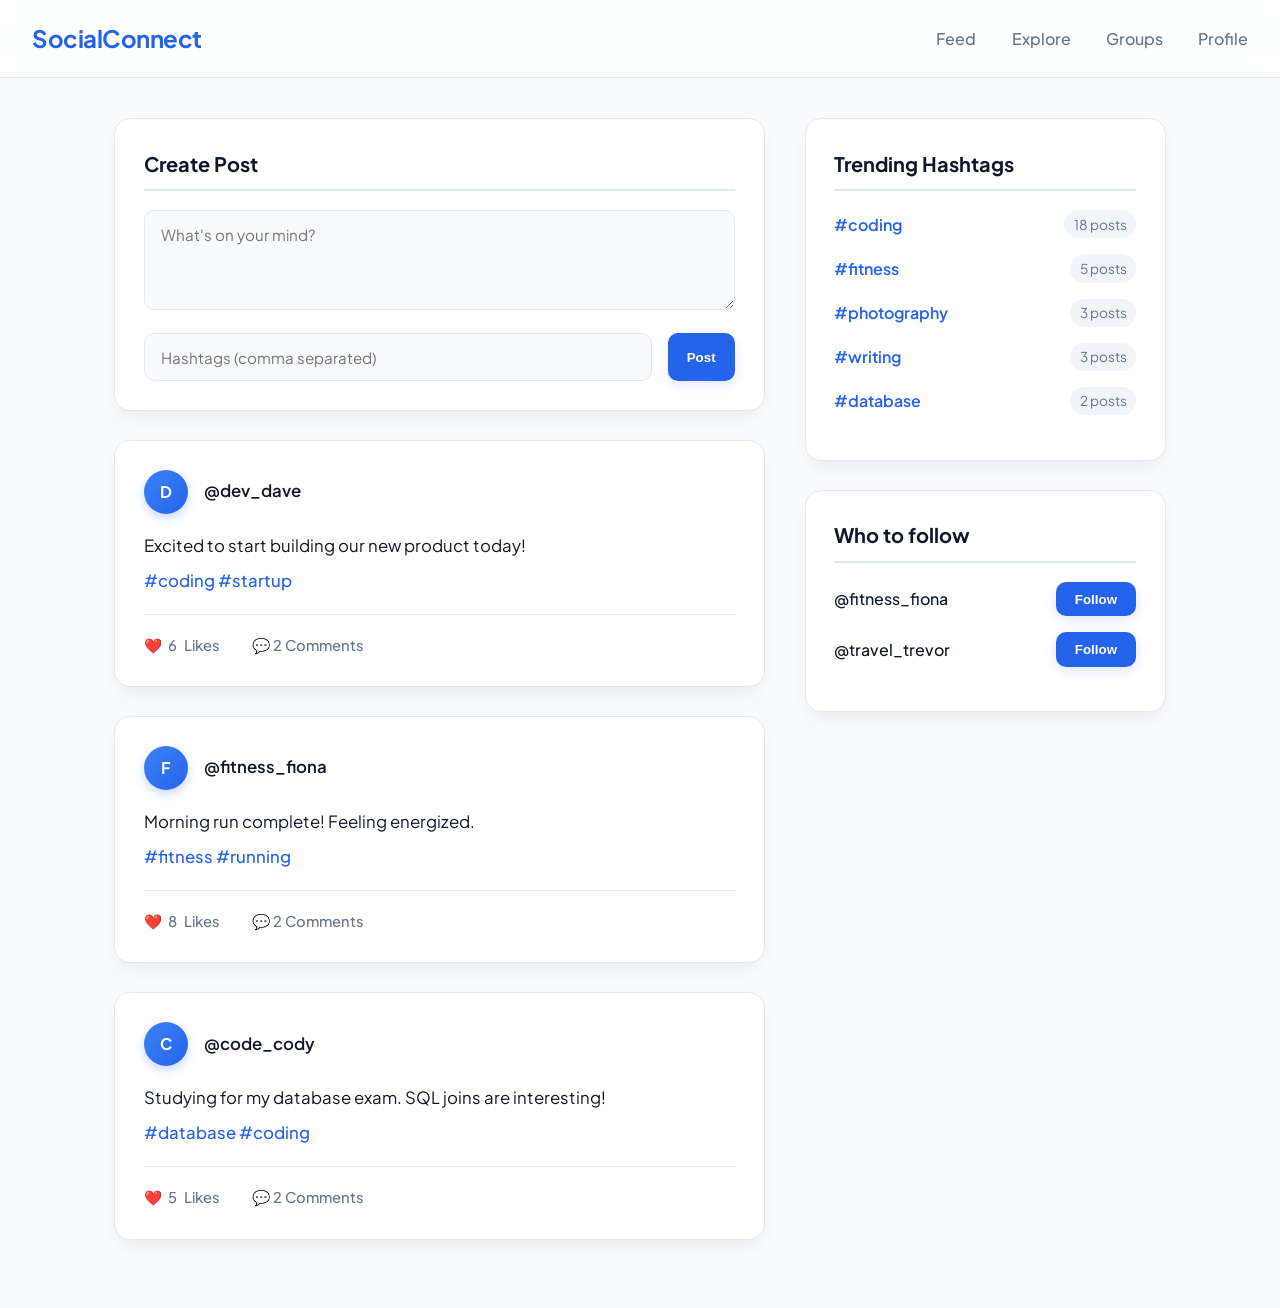
<file: index.html>
<!DOCTYPE html>
<html lang="en">
<head>
    <meta charset="UTF-8">
    <meta name="viewport" content="width=device-width, initial-scale=1.0">
    <title>SocialConnect | Feed</title>
    <link rel="stylesheet" href="index.css">
</head>
<body>
    <nav class="navbar" id="navbar"></nav>

    <div class="container">
        <main id="feed">
        </main>

        <aside>
            <div class="card" id="trending">
                <!-- Trending hashtags will be rendered here -->
            </div>
            
            <div class="card">
                <h2 class="sidebar-title">Who to follow</h2>
                <ul class="tag-list">
                    <li class="tag-item">
                        <span class="tag-name">@fitness_fiona</span>
                        <button class="btn">Follow</button>
                    </li>
                    <li class="tag-item">
                        <span class="tag-name">@travel_trevor</span>
                        <button class="btn">Follow</button>
                    </li>
                </ul>
            </div>
        </aside>
    </div>

    <script src="main.js"></script>
</body>
</html>
</file>
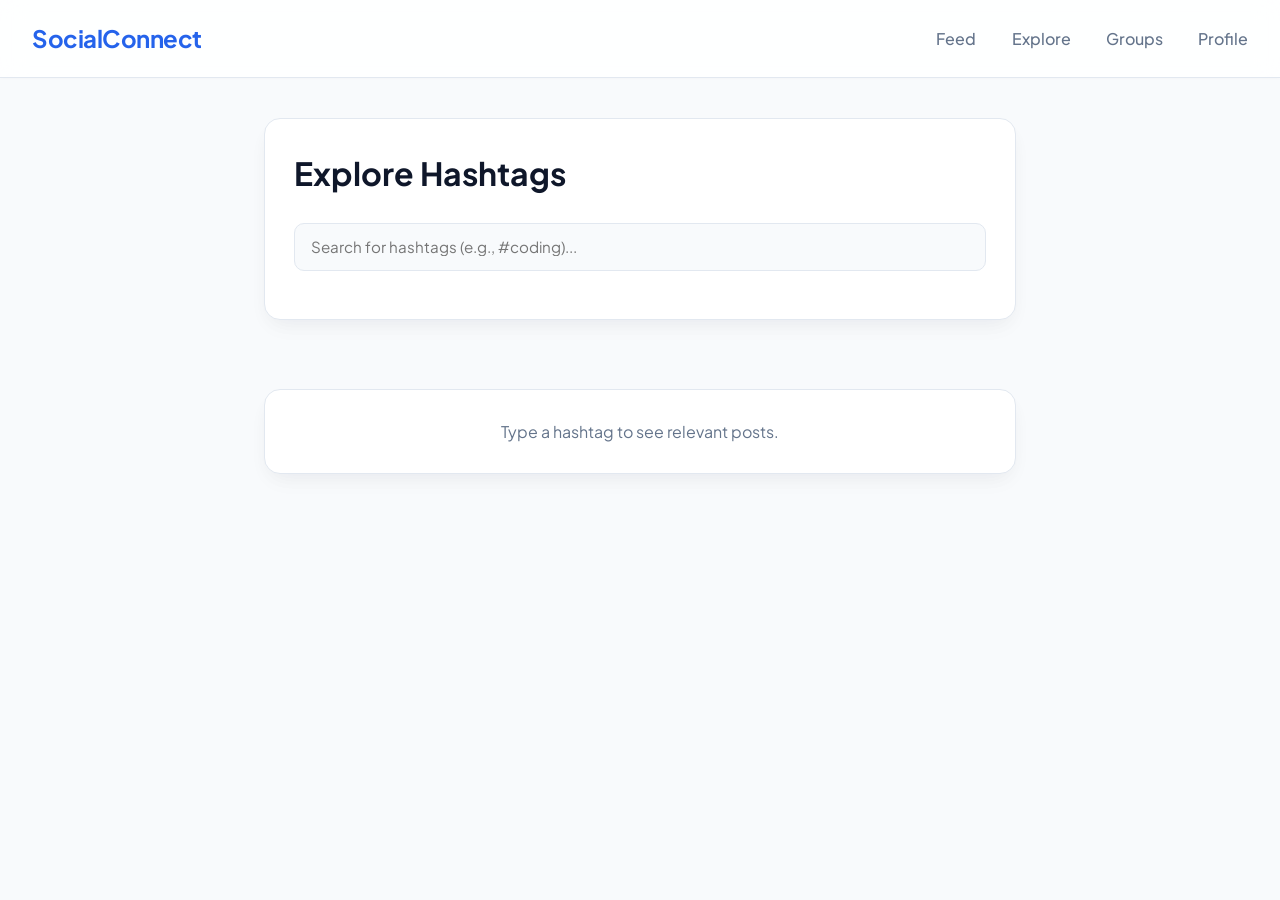
<file: explore.html>
<!DOCTYPE html>
<html lang="en">

<head>
    <meta charset="UTF-8">
    <meta name="viewport" content="width=device-width, initial-scale=1.0">
    <title>SocialConnect | Explore</title>
    <link rel="stylesheet" href="index.css">
</head>

<body>
    <nav class="navbar" id="navbar"></nav>

    <div class="container" style="grid-template-columns: 1fr; max-width: 800px;">
        <div class="card">
            <h1 style="margin-bottom: 1.5rem;">Explore Hashtags</h1>
            <div class="input-group">
                <input type="text" id="hashtag-search" placeholder="Search for hashtags (e.g., #coding)..."
                    onkeyup="filterHashtags()">
            </div>
        </div>

        <div id="explore-results">
            <!-- Filtered posts will appear here -->
        </div>
    </div>

    <script src="main.js"></script>
    <script>
        function filterHashtags() {
            const query = document.getElementById('hashtag-search').value.toLowerCase();
            const resultsEl = document.getElementById('explore-results');

            if (!query) {
                resultsEl.innerHTML = '<div class="card" style="text-align: center; color: var(--text-secondary);">Type a hashtag to see relevant posts.</div>';
                return;
            }

            const filtered = posts.filter(p =>
                p.hashtags.some(h => h.toLowerCase().includes(query))
            );

            if (filtered.length === 0) {
                resultsEl.innerHTML = '<div class="card" style="text-align: center; color: var(--text-secondary);">No posts found with that hashtag.</div>';
            } else {
                resultsEl.innerHTML = filtered.map(renderPost).join('');
            }
        }
        window.onload = () => {
            renderNavbar();
            filterHashtags();
        };
    </script>
</body>

</html>
</file>
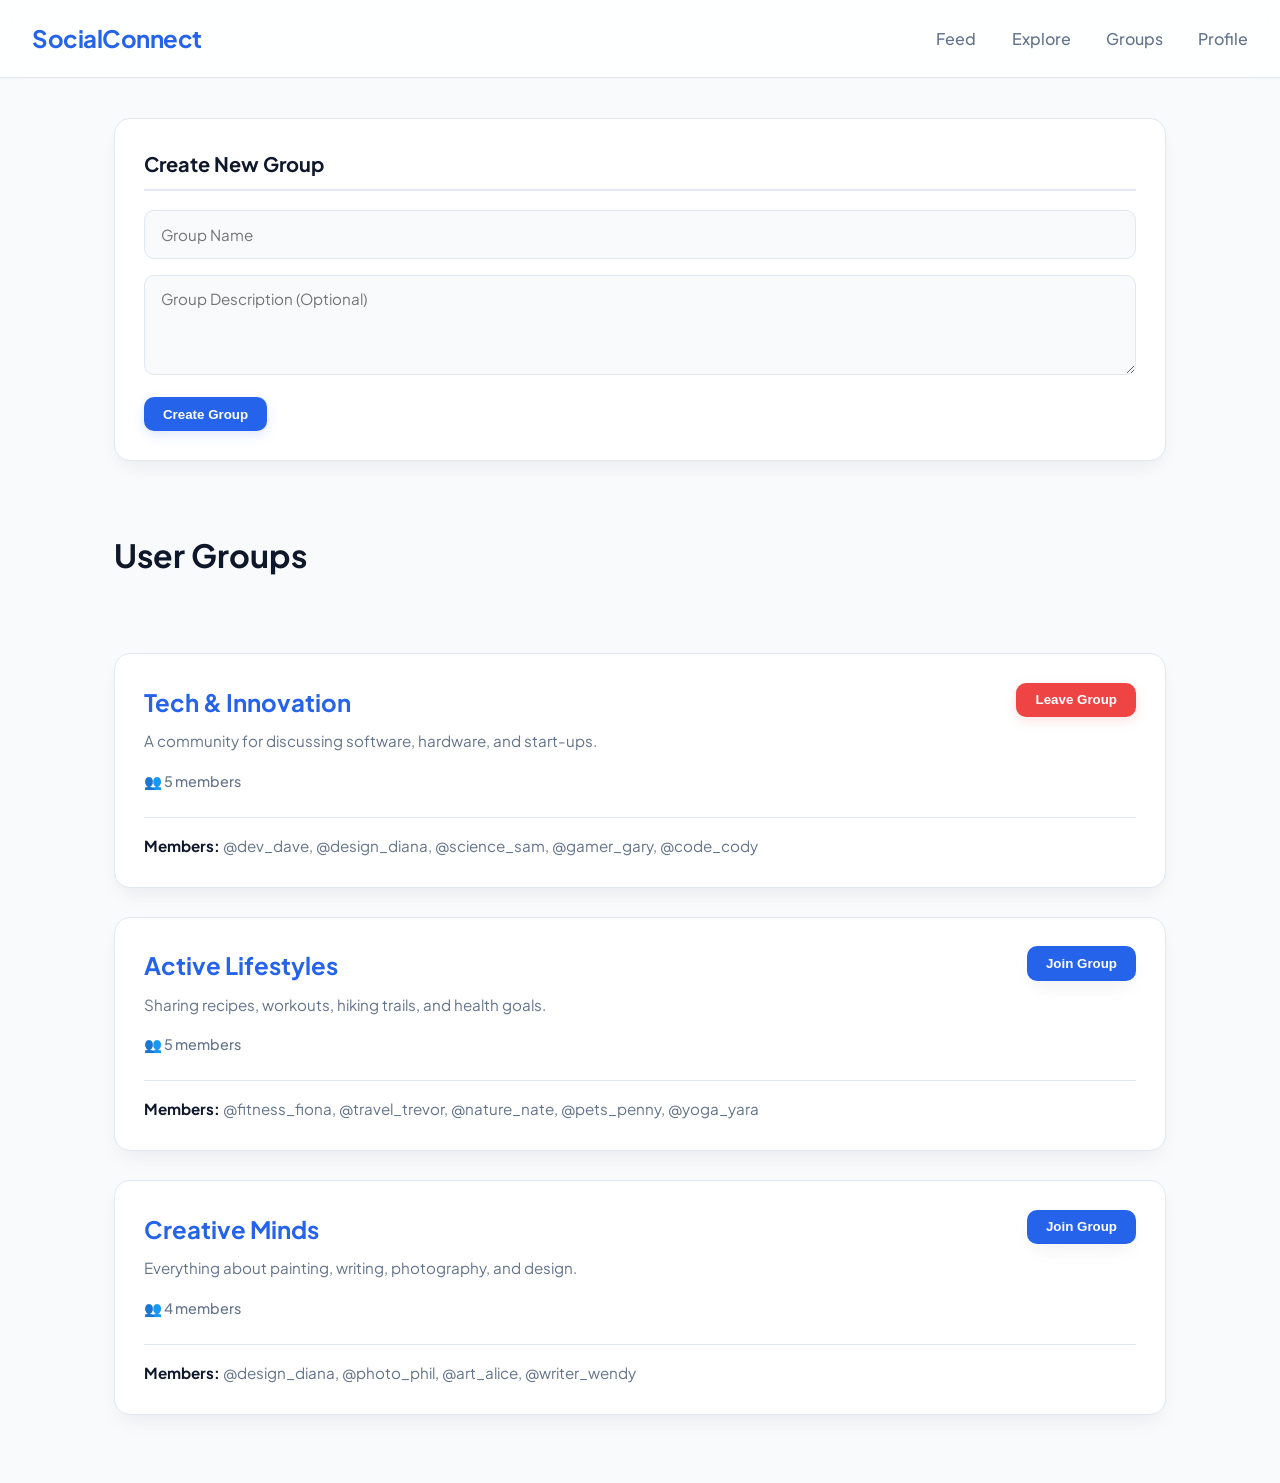
<file: groups.html>
<!DOCTYPE html>
<html lang="en">

<head>
    <meta charset="UTF-8">
    <meta name="viewport" content="width=device-width, initial-scale=1.0">
    <title>SocialConnect | Groups</title>
    <link rel="stylesheet" href="index.css">
</head>

<body>
    <nav class="navbar" id="navbar"></nav>

    <div class="container" style="grid-template-columns: 1fr;">
        <div class="card">
            <h2 class="sidebar-title">Create New Group</h2>
            <div class="input-group" style="margin-bottom: 1rem;">
                <input type="text" id="group-name" placeholder="Group Name">
            </div>
            <div class="input-group" style="margin-bottom: 1rem;">
                <textarea id="group-desc" placeholder="Group Description (Optional)"></textarea>
            </div>
            <button class="btn" onclick="createGroup()">Create Group</button>
        </div>

        <h1 style="margin-bottom: 2rem;">User Groups</h1>

        <div id="groups-list">
            
        </div>
    </div>

    <script src="main.js"></script>
</body>

</html>
</file>
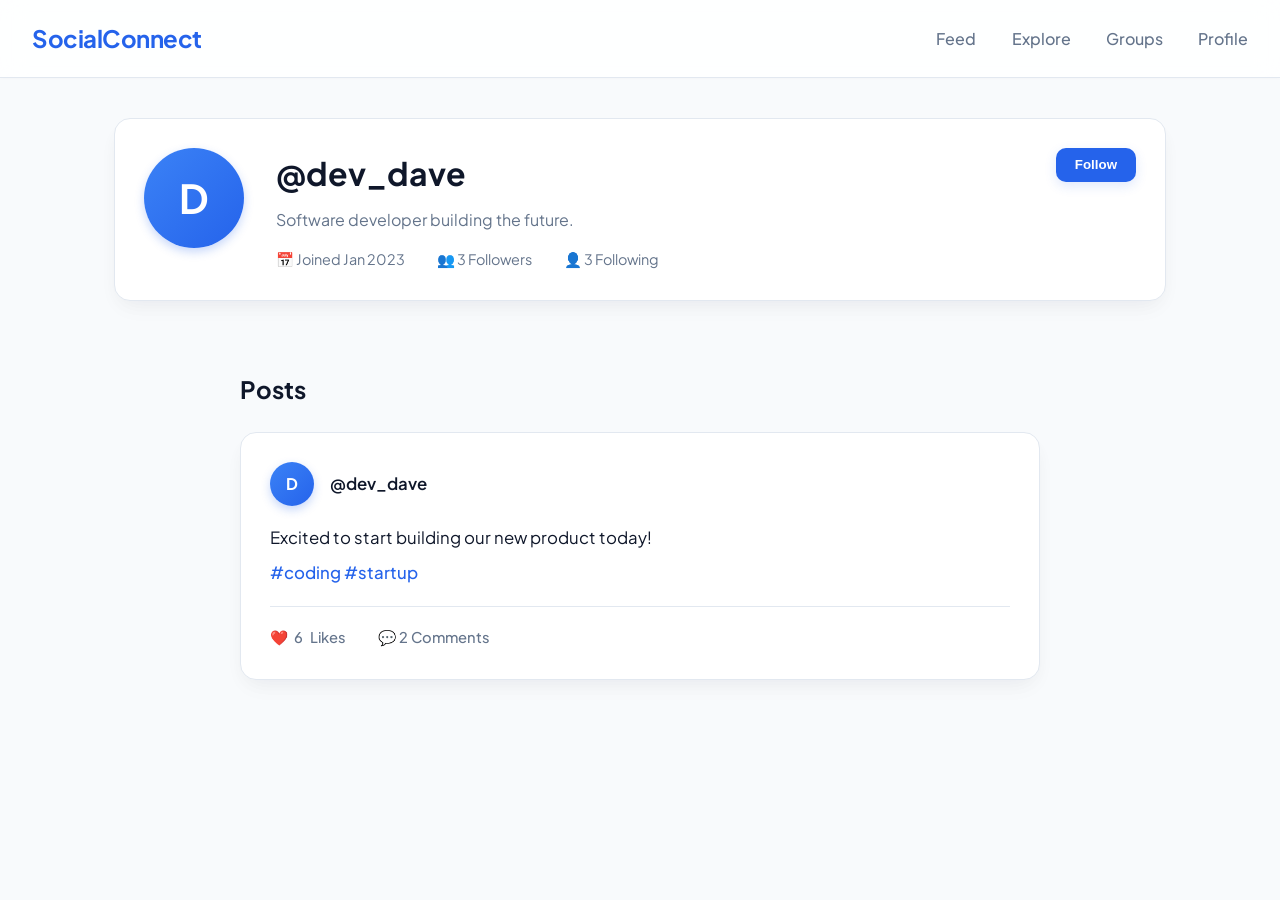
<file: profile.html>
<!DOCTYPE html>
<html lang="en">

<head>
    <meta charset="UTF-8">
    <meta name="viewport" content="width=device-width, initial-scale=1.0">
    <title>SocialConnect | Profile</title>
    <link rel="stylesheet" href="index.css">
</head>

<body>
    <nav class="navbar" id="navbar"></nav>
    <div class="container" style="grid-template-columns: 1fr;">
        <div class="card">
            <div style="display: flex; gap: 2rem; align-items: start;">
                <div class="avatar" style="width: 100px; height: 100px; font-size: 2.5rem;">D</div>
                <div>
                    <h1 id="prof-username" style="font-size: 2rem; margin-bottom: 0.5rem;">@dev_dave</h1>
                    <p id="prof-bio" style="color: var(--text-secondary); margin-bottom: 1rem;">Software developer building the future.</p>
                    <div style="display: flex; gap: 2rem; font-size: 0.9rem; color: var(--text-secondary);">
                        <span>📅 Joined Jan 2023</span>
                        <span>👥 3 Followers</span>
                        <span>👤 3 Following</span>
                    </div>
                </div>
                <div style="margin-left: auto;">
                    <button class="btn">Follow</button>
                </div>
            </div>
        </div>
        <div style="max-width: 800px; margin: 0 auto; width: 100%;">
            <h2 style="margin-bottom: 1.5rem;">Posts</h2>
            <div id="profile-feed">
                
            </div>
        </div>
    </div>
    <script src="main.js"></script>
</body>

</html>
</file>
<file: index.css>
@import url('https://fonts.googleapis.com/css2?family=Plus+Jakarta+Sans:wght@400;500;600;700&display=swap');

:root {
    --bg-color: #f8fafc;
    --card-bg: #ffffff;
    --accent: #2563eb;
    --accent-hover: #1d4ed8;
    --text-primary: #0f172a;
    --text-secondary: #64748b;
    --border: #e2e8f0;
    --shadow: 0 10px 25px -5px rgba(15, 23, 42, 0.04), 0 8px 20px -6px rgba(15, 23, 42, 0.04);
    --shadow-hover: 0 20px 25px -5px rgba(37, 99, 235, 0.06), 0 10px 10px -6px rgba(37, 99, 235, 0.04);
}

* {
    margin: 0;
    padding: 0;
    box-sizing: border-box;
}

body {
    background-color: var(--bg-color);
    color: var(--text-primary);
    font-family: 'Plus Jakarta Sans', sans-serif;
    line-height: 1.6;
}

a {
    color: inherit;
    text-decoration: none;
}

.navbar {
    background: rgba(255, 255, 255, 0.85);
    backdrop-filter: blur(12px);
    border-bottom: 1px solid var(--border);
    padding: 1.2rem 2rem;
    position: sticky;
    top: 0;
    z-index: 1000;
    display: flex;
    justify-content: space-between;
    align-items: center;
    box-shadow: 0 1px 3px 0 rgba(0, 0, 0, 0.02);
}

.logo {
    font-family: 'Plus Jakarta Sans', sans-serif;
    font-weight: 700;
    font-size: 1.5rem;
    color: var(--accent);
    letter-spacing: -0.5px;
    display: flex;
    align-items: center;
    gap: 0.5rem;
}

.nav-links {
    display: flex;
    gap: 2.2rem;
}

.nav-links a {
    font-weight: 500;
    color: var(--text-secondary);
    transition: color 0.2s, transform 0.2s;
}

.nav-links a:hover {
    color: var(--accent);
}

.container {
    max-width: 1100px;
    margin: 2.5rem auto;
    display: grid;
    grid-template-columns: 1.8fr 1fr;
    gap: 2.5rem;
    padding: 0 1.5rem;
}

@media (max-width: 900px) {
    .container {
        grid-template-columns: 1fr;
    }
}

.card {
    background: var(--card-bg);
    border-radius: 16px;
    padding: 1.8rem;
    border: 1px solid var(--border);
    margin-bottom: 1.8rem;
    box-shadow: var(--shadow);
    transition: all 0.3s cubic-bezier(0.4, 0, 0.2, 1);
}

.card:hover {
    transform: translateY(-4px);
    box-shadow: var(--shadow-hover);
    border-color: rgba(37, 99, 235, 0.2);
}

.post-header {
    display: flex;
    align-items: center;
    gap: 1rem;
    margin-bottom: 1.2rem;
}

.avatar {
    width: 44px;
    height: 44px;
    border-radius: 50%;
    background: linear-gradient(135deg, #3b82f6 0%, #2563eb 100%);
    color: white;
    display: flex;
    align-items: center;
    justify-content: center;
    font-weight: 700;
    box-shadow: 0 4px 10px rgba(37, 99, 235, 0.25);
}

.post-user {
    font-weight: 600;
    color: var(--text-primary);
    font-size: 1.05rem;
}

.post-content {
    margin-bottom: 1.2rem;
    font-size: 1.05rem;
    color: var(--text-primary);
}

.post-footer {
    display: flex;
    gap: 2rem;
    color: var(--text-secondary);
    font-size: 0.92rem;
    border-top: 1px solid var(--border);
    padding-top: 1.2rem;
    margin-top: 1rem;
}

.action-btn {
    cursor: pointer;
    display: flex;
    align-items: center;
    gap: 0.4rem;
    font-weight: 500;
    transition: color 0.2s, transform 0.1s;
}

.action-btn:hover {
    color: var(--accent);
    transform: scale(1.02);
}

.sidebar-title {
    font-size: 1.25rem;
    font-weight: 700;
    margin-bottom: 1.2rem;
    color: var(--text-primary);
    border-bottom: 2px solid var(--border);
    padding-bottom: 0.6rem;
}

.tag-list {
    list-style: none;
}

.tag-item {
    margin-bottom: 1rem;
    display: flex;
    justify-content: space-between;
    align-items: center;
}

.tag-name {
    font-weight: 500;
    color: var(--text-primary);
}

.tag-count {
    color: var(--text-secondary);
    font-size: 0.85rem;
    background: #f1f5f9;
    padding: 0.2rem 0.6rem;
    border-radius: 20px;
}

.btn {
    background: var(--accent);
    color: white;
    border: none;
    padding: 0.6rem 1.2rem;
    border-radius: 10px;
    cursor: pointer;
    font-weight: 600;
    box-shadow: 0 4px 12px rgba(37, 99, 235, 0.15);
    transition: all 0.2s ease;
}

.btn:hover {
    background: var(--accent-hover);
    box-shadow: 0 6px 16px rgba(37, 99, 235, 0.25);
    transform: translateY(-1px);
}

.input-group {
    margin-bottom: 1.2rem;
}

input,
textarea,
select {
    width: 100%;
    padding: 0.85rem 1rem;
    border-radius: 10px;
    border: 1px solid var(--border);
    background: #f8fafc;
    color: var(--text-primary);
    font-family: inherit;
    font-size: 0.95rem;
    transition: all 0.2s ease;
}

input:focus,
textarea:focus {
    outline: none;
    border-color: var(--accent);
    background: #ffffff;
    box-shadow: 0 0 0 4px rgba(37, 99, 235, 0.1);
}

textarea {
    resize: vertical;
    min-height: 100px;
}
</file>
